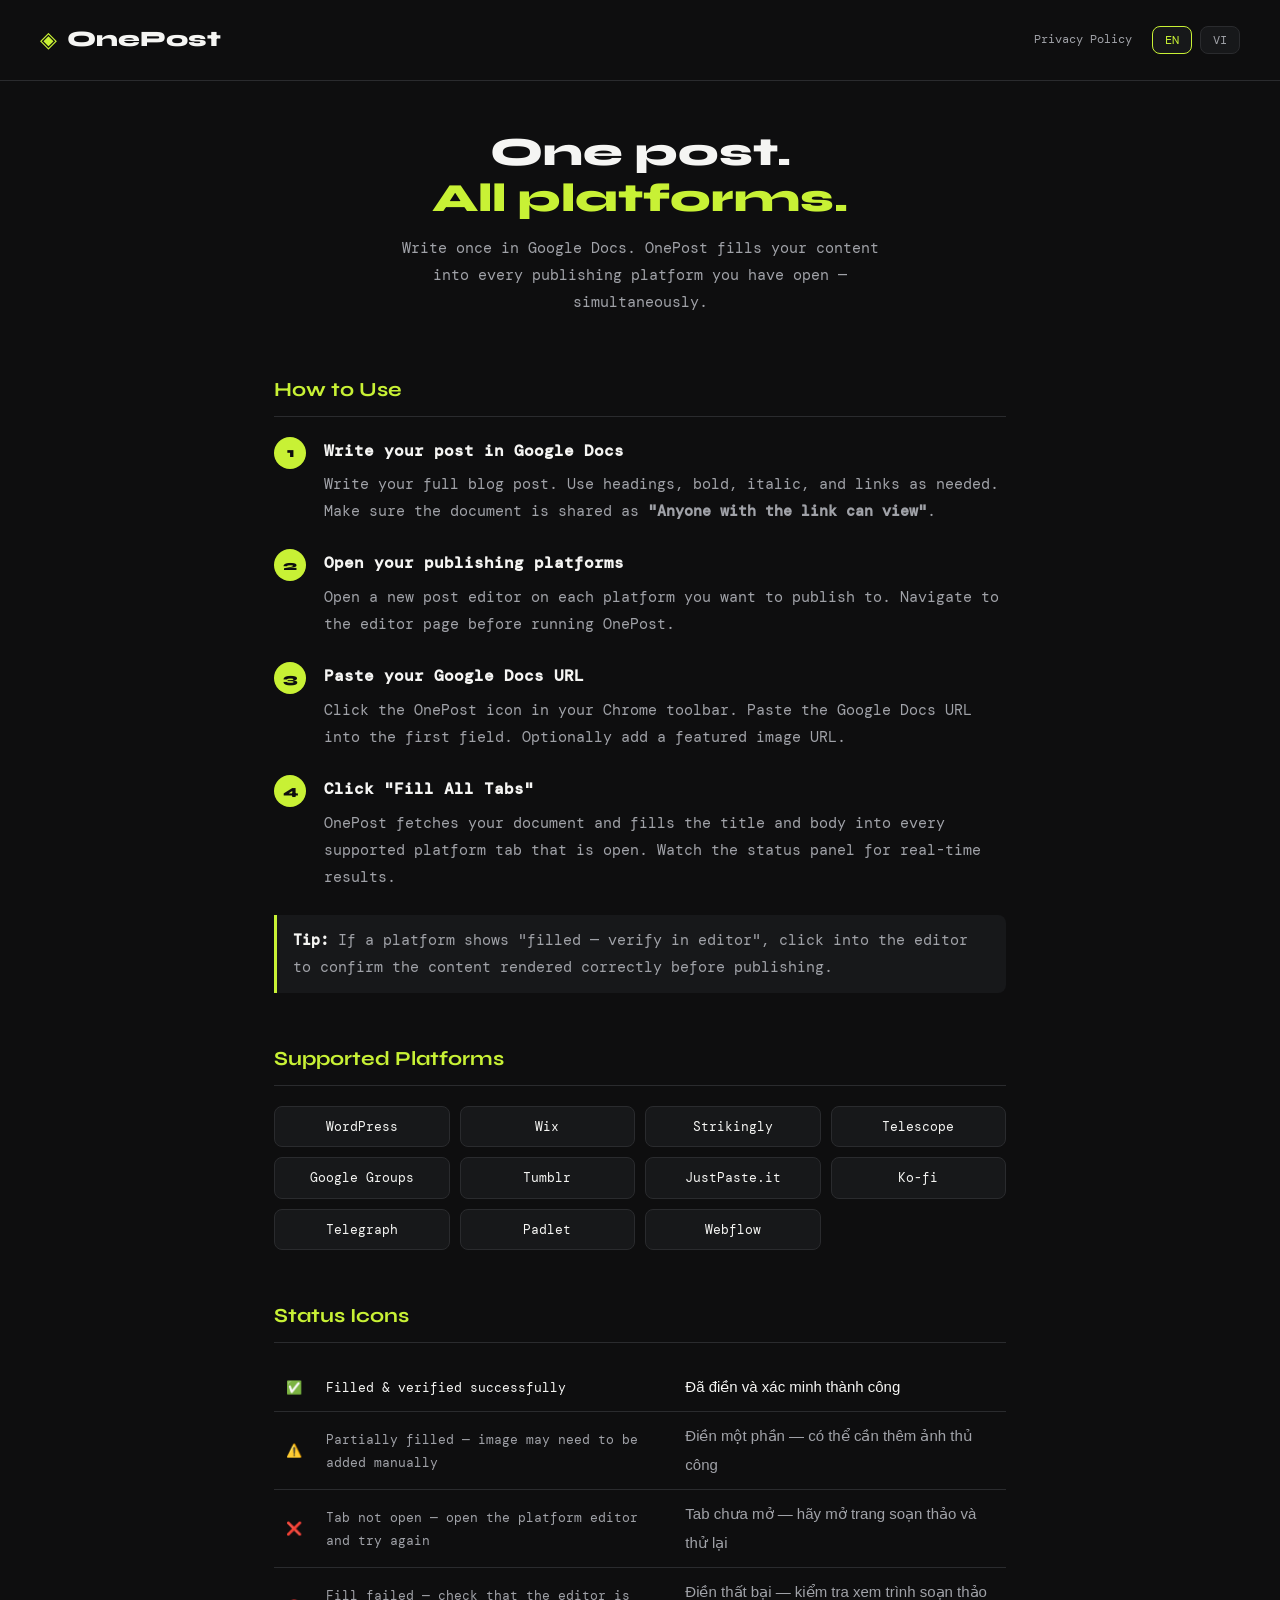
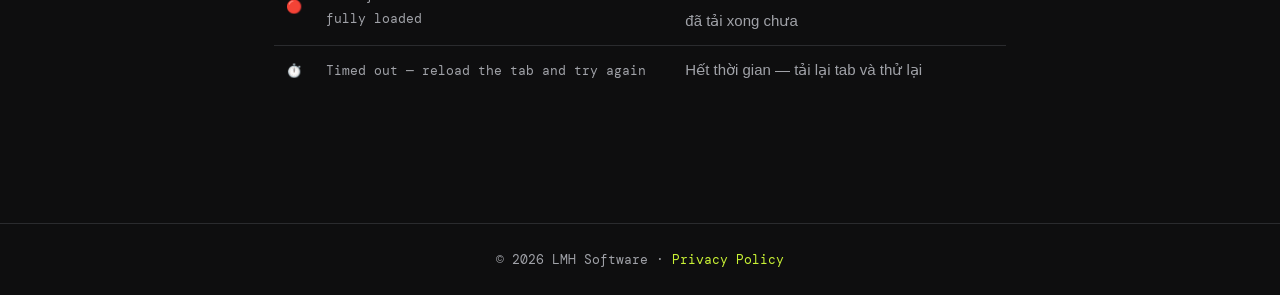
<file: index.html>
<!DOCTYPE html>
<html lang="en">
<head>
  <meta charset="UTF-8" />
  <meta name="viewport" content="width=device-width, initial-scale=1.0"/>
  <title>OnePost – User Guide</title>
  <link rel="preconnect" href="https://fonts.googleapis.com">
  <link href="https://fonts.googleapis.com/css2?family=DM+Mono:wght@400;500&family=Syne:wght@700;800&display=swap" rel="stylesheet">
  <link rel="stylesheet" href="style.css" />
  <link rel="icon" type="image/png" href="favicon.png" />
</head>
<body>

<header class="site-header">
  <div class="logo">
    <span class="logo-icon">◈</span>
    <span class="logo-text">OnePost</span>
  </div>
  <div style="display:flex; align-items:center; gap:20px; flex-wrap:wrap;">
    <a href="privacy.html" style="font-size:12px; color:var(--muted);">Privacy Policy</a>
    <div class="lang-switch">
      <button class="lang-btn active" onclick="setLang('en')">EN</button>
      <button class="lang-btn" onclick="setLang('vi')">VI</button>
    </div>
  </div>
</header>

<main>

  <!-- HERO -->
  <div class="hero">
    <div lang-en>
      <h1>One post.<br/><span>All platforms.</span></h1>
      <p>Write once in Google Docs. OnePost fills your content into every publishing platform you have open — simultaneously.</p>
    </div>
    <div lang-vi style="display:none">
      <h1>One post.<br/><span>All platforms.</span></h1>
      <p>Viết bài trên Google Docs. OnePost tự động điền nội dung vào tất cả các nền tảng đăng bài bạn đang mở — cùng một lúc.</p>
    </div>
  </div>
  
  <!-- HOW IT WORKS -->
  <div class="section">
    <h2 lang-en>How to Use</h2>
    <h2 lang-vi style="display:none">Cách sử dụng</h2>

    <div class="step">
      <div class="step-num">1</div>
      <div class="step-body">
        <h3 lang-en>Write your post in Google Docs</h3>
        <h3 lang-vi style="display:none">Viết bài trên Google Docs</h3>
        <p lang-en>Write your full blog post. Use headings, bold, italic, and links as needed. Make sure the document is shared as <strong>"Anyone with the link can view"</strong>.</p>
        <p lang-vi style="display:none">Viết bài đầy đủ trên Google Docs. Sử dụng tiêu đề, in đậm, in nghiêng, liên kết tùy ý. Đảm bảo tài liệu được chia sẻ ở chế độ <strong>"Bất kỳ ai có đường liên kết"</strong>.</p>
      </div>
    </div>

    <div class="step">
      <div class="step-num">2</div>
      <div class="step-body">
        <h3 lang-en>Open your publishing platforms</h3>
        <h3 lang-vi style="display:none">Mở các nền tảng đăng bài</h3>
        <p lang-en>Open a new post editor on each platform you want to publish to. Navigate to the editor page before running OnePost.</p>
        <p lang-vi style="display:none">Mở trang soạn bài mới trên từng nền tảng bạn muốn đăng. Hãy điều hướng đến trang soạn thảo trước khi chạy OnePost.</p>
      </div>
    </div>

    <div class="step">
      <div class="step-num">3</div>
      <div class="step-body">
        <h3 lang-en>Paste your Google Docs URL</h3>
        <h3 lang-vi style="display:none">Dán URL Google Docs của bạn</h3>
        <p lang-en>Click the OnePost icon in your Chrome toolbar. Paste the Google Docs URL into the first field. Optionally add a featured image URL.</p>
        <p lang-vi style="display:none">Nhấp vào biểu tượng OnePost trên thanh công cụ Chrome. Dán URL Google Docs vào ô đầu tiên. Tùy chọn thêm URL ảnh đại diện.</p>
      </div>
    </div>

    <div class="step">
      <div class="step-num">4</div>
      <div class="step-body">
        <h3 lang-en>Click "Fill All Tabs"</h3>
        <h3 lang-vi style="display:none">Nhấn "Fill All Tabs"</h3>
        <p lang-en>OnePost fetches your document and fills the title and body into every supported platform tab that is open. Watch the status panel for real-time results.</p>
        <p lang-vi style="display:none">OnePost tải tài liệu và điền tiêu đề, nội dung vào tất cả các tab nền tảng đang mở. Theo dõi bảng trạng thái để xem kết quả theo thời gian thực.</p>
      </div>
    </div>

    <div class="tip">
      <strong lang-en>Tip:</strong>
      <strong lang-vi style="display:none">Lưu ý:</strong>
      <span lang-en> If a platform shows "filled — verify in editor", click into the editor to confirm the content rendered correctly before publishing.</span>
      <span lang-vi style="display:none"> Nếu một nền tảng hiển thị "filled — verify in editor", hãy nhấp vào trình soạn thảo để xác nhận nội dung hiển thị đúng trước khi xuất bản.</span>
    </div>
  </div>

  <!-- SUPPORTED PLATFORMS -->
  <div class="section">
    <h2 lang-en>Supported Platforms</h2>
    <h2 lang-vi style="display:none">Nền tảng hỗ trợ</h2>
    <div class="platforms">
      <div class="platform-tag">WordPress</div>
      <div class="platform-tag">Wix</div>
      <div class="platform-tag">Strikingly</div>
      <div class="platform-tag">Telescope</div>
      <div class="platform-tag">Google Groups</div>
      <div class="platform-tag">Tumblr</div>
      <div class="platform-tag">JustPaste.it</div>
      <div class="platform-tag">Ko-fi</div>
      <div class="platform-tag">Telegraph</div>
      <div class="platform-tag">Padlet</div>
      <div class="platform-tag">Webflow</div>
    </div>
  </div>

  <!-- STATUS MEANINGS -->
  <div class="section">
    <h2 lang-en>Status Icons</h2>
    <h2 lang-vi style="display:none">Ý nghĩa trạng thái</h2>
    <table style="width:100%; border-collapse:collapse; font-size:13px;">
      <tbody>
        <tr style="border-bottom:1px solid var(--border)">
          <td style="padding:10px 12px; width:40px;">✅</td>
          <td style="padding:10px 12px; color:var(--text)" lang-en>Filled &amp; verified successfully</td>
          <td style="padding:10px 12px; color:var(--text)" lang-vi style="display:none">Đã điền và xác minh thành công</td>
        </tr>
        <tr style="border-bottom:1px solid var(--border)">
          <td style="padding:10px 12px;">⚠️</td>
          <td style="padding:10px 12px; color:var(--muted)" lang-en>Partially filled — image may need to be added manually</td>
          <td style="padding:10px 12px; color:var(--muted)" lang-vi style="display:none">Điền một phần — có thể cần thêm ảnh thủ công</td>
        </tr>
        <tr style="border-bottom:1px solid var(--border)">
          <td style="padding:10px 12px;">❌</td>
          <td style="padding:10px 12px; color:var(--muted)" lang-en>Tab not open — open the platform editor and try again</td>
          <td style="padding:10px 12px; color:var(--muted)" lang-vi style="display:none">Tab chưa mở — hãy mở trang soạn thảo và thử lại</td>
        </tr>
        <tr style="border-bottom:1px solid var(--border)">
          <td style="padding:10px 12px;">🔴</td>
          <td style="padding:10px 12px; color:var(--muted)" lang-en>Fill failed — check that the editor is fully loaded</td>
          <td style="padding:10px 12px; color:var(--muted)" lang-vi style="display:none">Điền thất bại — kiểm tra xem trình soạn thảo đã tải xong chưa</td>
        </tr>
        <tr>
          <td style="padding:10px 12px;">⏱️</td>
          <td style="padding:10px 12px; color:var(--muted)" lang-en>Timed out — reload the tab and try again</td>
          <td style="padding:10px 12px; color:var(--muted)" lang-vi style="display:none">Hết thời gian — tải lại tab và thử lại</td>
        </tr>
      </tbody>
    </table>
  </div>

</main>

<footer>
  <span lang-en>© 2026 LMH Software · <a href="privacy.html">Privacy Policy</a></span>
  <span lang-vi style="display:none">© 2026 LMH Software · <a href="privacy.html">Chính sách quyền riêng tư</a></span>
</footer>

<script>
function setLang(lang) {
  document.querySelectorAll('[lang-en]').forEach(el => el.style.display = lang === 'en' ? '' : 'none');
  document.querySelectorAll('[lang-vi]').forEach(el => el.style.display = lang === 'vi' ? '' : 'none');
  document.querySelectorAll('.lang-btn').forEach(btn => btn.classList.remove('active'));
  document.querySelector(`.lang-btn[onclick="setLang('${lang}')"]`).classList.add('active');
}
</script>

</body>
</html>
</file>
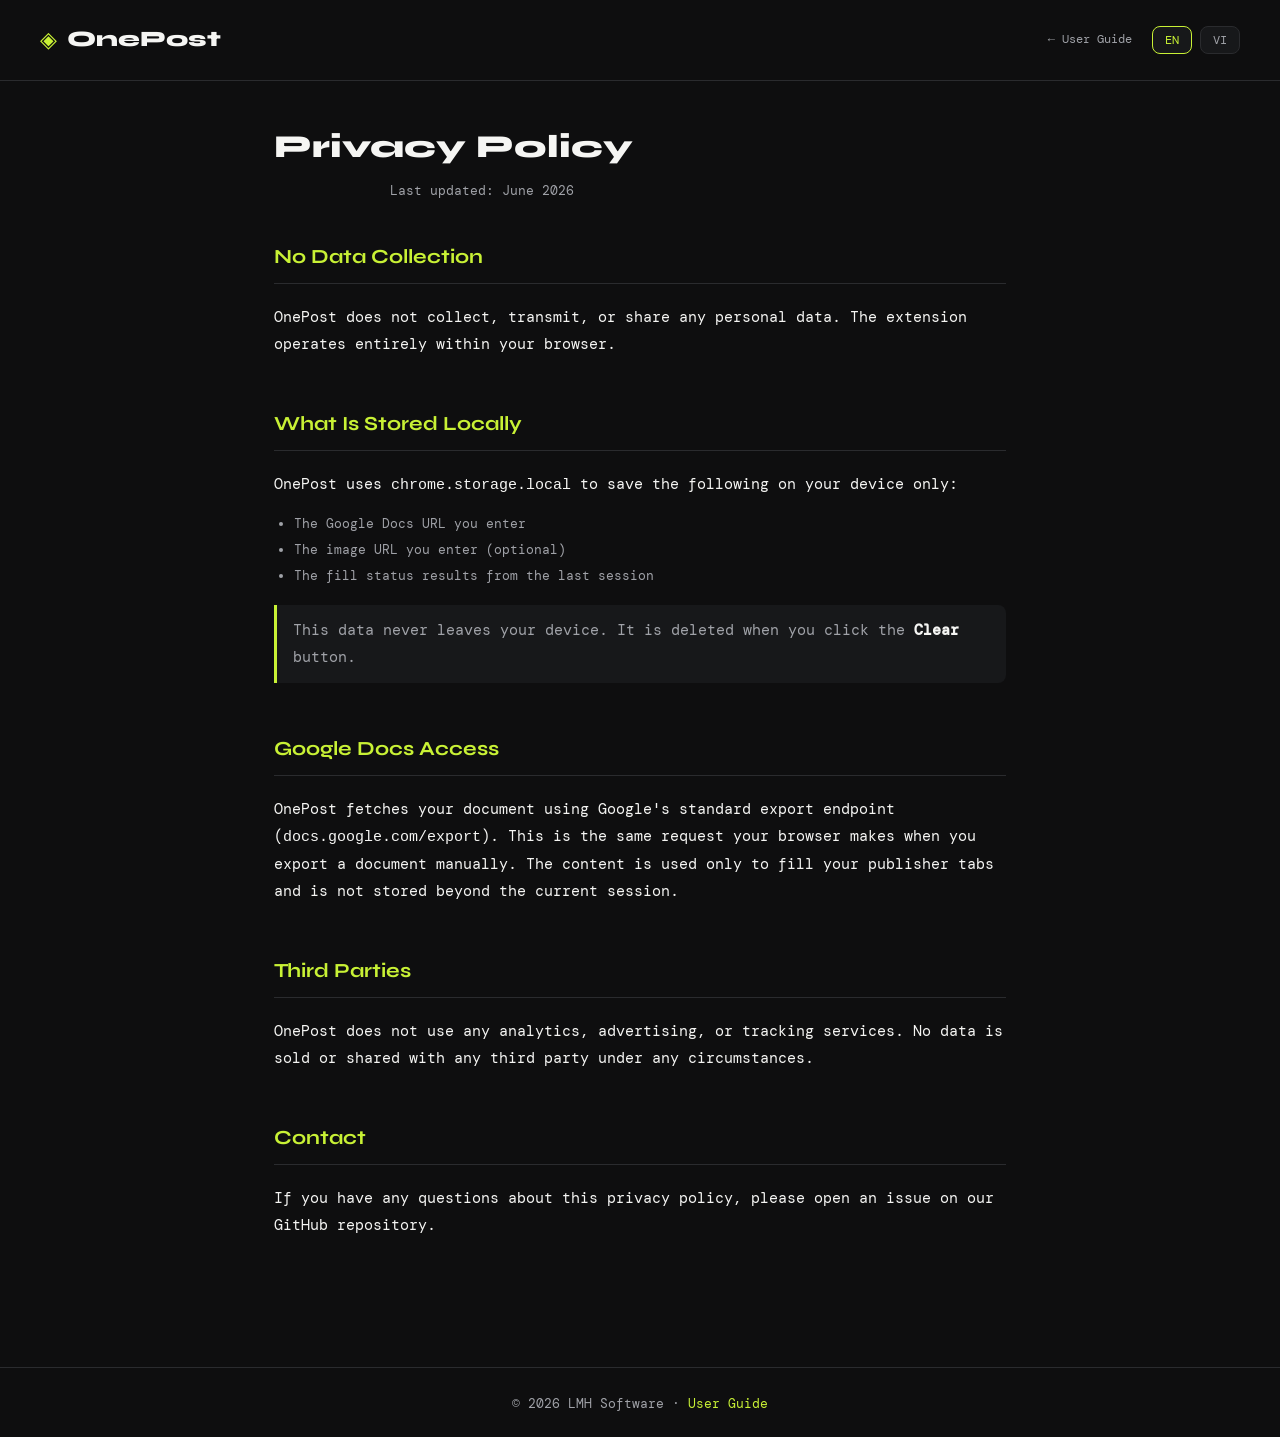
<file: privacy.html>
<!DOCTYPE html>
<html lang="en">
<head>
  <meta charset="UTF-8" />
  <meta name="viewport" content="width=device-width, initial-scale=1.0"/>
  <title>OnePost – Privacy Policy</title>
  <link rel="preconnect" href="https://fonts.googleapis.com">
  <link href="https://fonts.googleapis.com/css2?family=DM+Mono:wght@400;500&family=Syne:wght@700;800&display=swap" rel="stylesheet">
  <link rel="stylesheet" href="style.css" />
  <link rel="icon" type="image/png" href="favicon.png" />
</head>
<body>

<header class="site-header">
  <div class="logo">
    <span class="logo-icon">◈</span>
    <span class="logo-text">OnePost</span>
  </div>
  <div style="display:flex; align-items:center; gap:20px; flex-wrap:wrap;">
    <a href="index.html" style="font-size:12px; color:var(--muted);">← User Guide</a>
    <div class="lang-switch">
      <button class="lang-btn active" onclick="setLang('en')">EN</button>
      <button class="lang-btn" onclick="setLang('vi')">VI</button>
    </div>
  </div>
</header>

<main>

  <div class="hero" style="text-align:left; margin-bottom:36px;">
    <h1 lang-en style="font-family:'Syne',sans-serif; font-size:32px; font-weight:800;">Privacy Policy</h1>
    <h1 lang-vi style="display:none; font-family:'Syne',sans-serif; font-size:32px; font-weight:800;">Chính sách quyền riêng tư</h1>
    <p lang-en style="color:var(--muted); font-size:13px; margin-top:8px;">Last updated: June 2026</p>
    <p lang-vi style="display:none; color:var(--muted); font-size:13px; margin-top:8px;">Cập nhật lần cuối: Tháng 6 năm 2026</p>
  </div>

  <div class="section">
    <h2 lang-en>No Data Collection</h2>
    <h2 lang-vi style="display:none">Không thu thập dữ liệu</h2>
    <p lang-en>OnePost does not collect, transmit, or share any personal data. The extension operates entirely within your browser.</p>
    <p lang-vi style="display:none">OnePost không thu thập, truyền tải hoặc chia sẻ bất kỳ dữ liệu cá nhân nào. Tiện ích hoạt động hoàn toàn trong trình duyệt của bạn.</p>
  </div>

  <div class="section">
    <h2 lang-en>What Is Stored Locally</h2>
    <h2 lang-vi style="display:none">Dữ liệu lưu trữ cục bộ</h2>
    <p lang-en>OnePost uses <code>chrome.storage.local</code> to save the following on your device only:</p>
    <p lang-vi style="display:none">OnePost sử dụng <code>chrome.storage.local</code> để lưu trữ các thông tin sau chỉ trên thiết bị của bạn:</p>
    <ul style="margin-top:12px; padding-left:20px; color:var(--muted); font-size:13px; line-height:2;">
      <li lang-en>The Google Docs URL you enter</li>
      <li lang-vi style="display:none">URL Google Docs bạn nhập</li>
      <li lang-en>The image URL you enter (optional)</li>
      <li lang-vi style="display:none">URL ảnh bạn nhập (tùy chọn)</li>
      <li lang-en>The fill status results from the last session</li>
      <li lang-vi style="display:none">Kết quả trạng thái điền từ phiên làm việc gần nhất</li>
    </ul>
    <div class="tip" style="margin-top:16px;">
      <span lang-en>This data never leaves your device. It is deleted when you click the <strong>Clear</strong> button.</span>
      <span lang-vi style="display:none">Dữ liệu này không bao giờ rời khỏi thiết bị của bạn. Nó sẽ bị xóa khi bạn nhấn nút <strong>Clear</strong>.</span>
    </div>
  </div>

  <div class="section">
    <h2 lang-en>Google Docs Access</h2>
    <h2 lang-vi style="display:none">Truy cập Google Docs</h2>
    <p lang-en>OnePost fetches your document using Google's standard export endpoint (<code>docs.google.com/export</code>). This is the same request your browser makes when you export a document manually. The content is used only to fill your publisher tabs and is not stored beyond the current session.</p>
    <p lang-vi style="display:none">OnePost tải tài liệu của bạn qua endpoint xuất chuẩn của Google (<code>docs.google.com/export</code>). Đây là yêu cầu tương tự mà trình duyệt của bạn thực hiện khi bạn xuất tài liệu thủ công. Nội dung chỉ được dùng để điền vào các tab nền tảng và không được lưu trữ sau phiên làm việc.</p>
  </div>

  <div class="section">
    <h2 lang-en>Third Parties</h2>
    <h2 lang-vi style="display:none">Bên thứ ba</h2>
    <p lang-en>OnePost does not use any analytics, advertising, or tracking services. No data is sold or shared with any third party under any circumstances.</p>
    <p lang-vi style="display:none">OnePost không sử dụng bất kỳ dịch vụ phân tích, quảng cáo hay theo dõi nào. Không có dữ liệu nào được bán hoặc chia sẻ với bên thứ ba trong bất kỳ trường hợp nào.</p>
  </div>

  <div class="section">
    <h2 lang-en>Contact</h2>
    <h2 lang-vi style="display:none">Liên hệ</h2>
    <p lang-en>If you have any questions about this privacy policy, please open an issue on our GitHub repository.</p>
    <p lang-vi style="display:none">Nếu bạn có bất kỳ câu hỏi nào về chính sách quyền riêng tư này, vui lòng tạo issue trên kho GitHub của chúng tôi.</p>
  </div>

</main>

<footer>
  <span lang-en>© 2026 LMH Software · <a href="index.html">User Guide</a></span>
  <span lang-vi style="display:none">© 2026 LMH Software · <a href="index.html">Hướng dẫn sử dụng</a></span>
</footer>

<script>
function setLang(lang) {
  document.querySelectorAll('[lang-en]').forEach(el => el.style.display = lang === 'en' ? '' : 'none');
  document.querySelectorAll('[lang-vi]').forEach(el => el.style.display = lang === 'vi' ? '' : 'none');
  document.querySelectorAll('.lang-btn').forEach(btn => btn.classList.remove('active'));
  document.querySelector(`.lang-btn[onclick="setLang('${lang}')"]`).classList.add('active');
}
</script>

</body>
</html>
</file>
<file: style.css>
*, *::before, *::after { box-sizing: border-box; margin: 0; padding: 0; }

:root {
  --bg:        #0e0e0f;
  --surface:   #17181a;
  --border:    #2a2b2e;
  --accent:    #c8f135;
  --accent-dim:#8aaa1f;
  --text:      #f5f5f3;
  --muted:     #a0a2a8;
  --radius:    8px;
}

[lang-vi] h1 {
  font-family: 'Be Vietnam Pro', sans-serif;
  font-weight: 800;
}

[lang-vi], [lang-vi] * {
  font-family: 'Be Vietnam Pro', sans-serif;
  font-size: 15px;
  line-height: 1.9;
}

body {
  background: var(--bg);
  color: var(--text);
  font-family: 'DM Mono', monospace;
  font-size: 15px;
  line-height: 1.8;
  padding: 0;
}

a { color: var(--accent); text-decoration: none; }
a:hover { text-decoration: underline; }

.site-header {
  border-bottom: 1px solid var(--border);
  padding: 20px 40px;
  display: flex;
  align-items: center;
  justify-content: space-between;
  flex-wrap: wrap;
  gap: 12px;
}

.logo { display: flex; align-items: center; gap: 10px; }
.logo-icon { color: var(--accent); font-size: 22px; }
.logo-text { font-family: 'Syne', sans-serif; font-size: 22px; font-weight: 800; }
.tagline { font-size: 11px; color: var(--muted); }

.lang-switch { display: flex; gap: 8px; }
.lang-btn {
  background: var(--surface);
  border: 1px solid var(--border);
  color: var(--muted);
  padding: 5px 12px;
  border-radius: var(--radius);
  cursor: pointer;
  font-family: 'DM Mono', monospace;
  font-size: 12px;
  transition: all 0.2s;
}
.lang-btn.active, .lang-btn:hover {
  border-color: var(--accent);
  color: var(--accent);
}

main { max-width: 780px; margin: 0 auto; padding: 48px 24px 80px; }

.hero { text-align: center; margin-bottom: 56px; }
.hero h1 { font-family: 'Syne', sans-serif; font-size: 40px; font-weight: 800; line-height: 1.15; margin-bottom: 14px; }
.hero h1 span { color: var(--accent); }
.hero p { color: var(--muted); font-size: 15px; max-width: 500px; margin: 0 auto; }

.section { margin-bottom: 48px; }
.section h2 {
  font-family: 'Syne', sans-serif;
  font-size: 20px;
  font-weight: 700;
  color: var(--accent);
  margin-bottom: 20px;
  padding-bottom: 8px;
  border-bottom: 1px solid var(--border);
}

.step {
  display: flex;
  gap: 18px;
  margin-bottom: 24px;
  align-items: flex-start;
}
.step-num {
  flex-shrink: 0;
  width: 32px; height: 32px;
  background: var(--accent);
  color: #0e0e0f;
  border-radius: 50%;
  display: flex; align-items: center; justify-content: center;
  font-family: 'Syne', sans-serif;
  font-weight: 800;
  font-size: 14px;
}
.step-body h3 { font-size: 16px; font-weight: 600; margin-bottom: 6px; }
.step-body p { color: var(--muted); font-size: 15px; }

.platforms {
  display: grid;
  grid-template-columns: repeat(auto-fill, minmax(140px, 1fr));
  gap: 10px;
  margin-top: 8px;
}
.platform-tag {
  background: var(--surface);
  border: 1px solid var(--border);
  border-radius: var(--radius);
  padding: 8px 12px;
  font-size: 13px;
  text-align: center;
  color: var(--text);
}

.tip {
  background: var(--surface);
  border-left: 3px solid var(--accent);
  border-radius: 0 var(--radius) var(--radius) 0;
  padding: 12px 16px;
  font-size: 15px;
  color: var(--muted);
  margin-top: 16px;
}
.tip strong { color: var(--text); }

footer {
  border-top: 1px solid var(--border);
  padding: 24px 40px;
  text-align: center;
  font-size: 13px;
  color: var(--muted);
}
footer a { color: var(--accent); }
</file>
